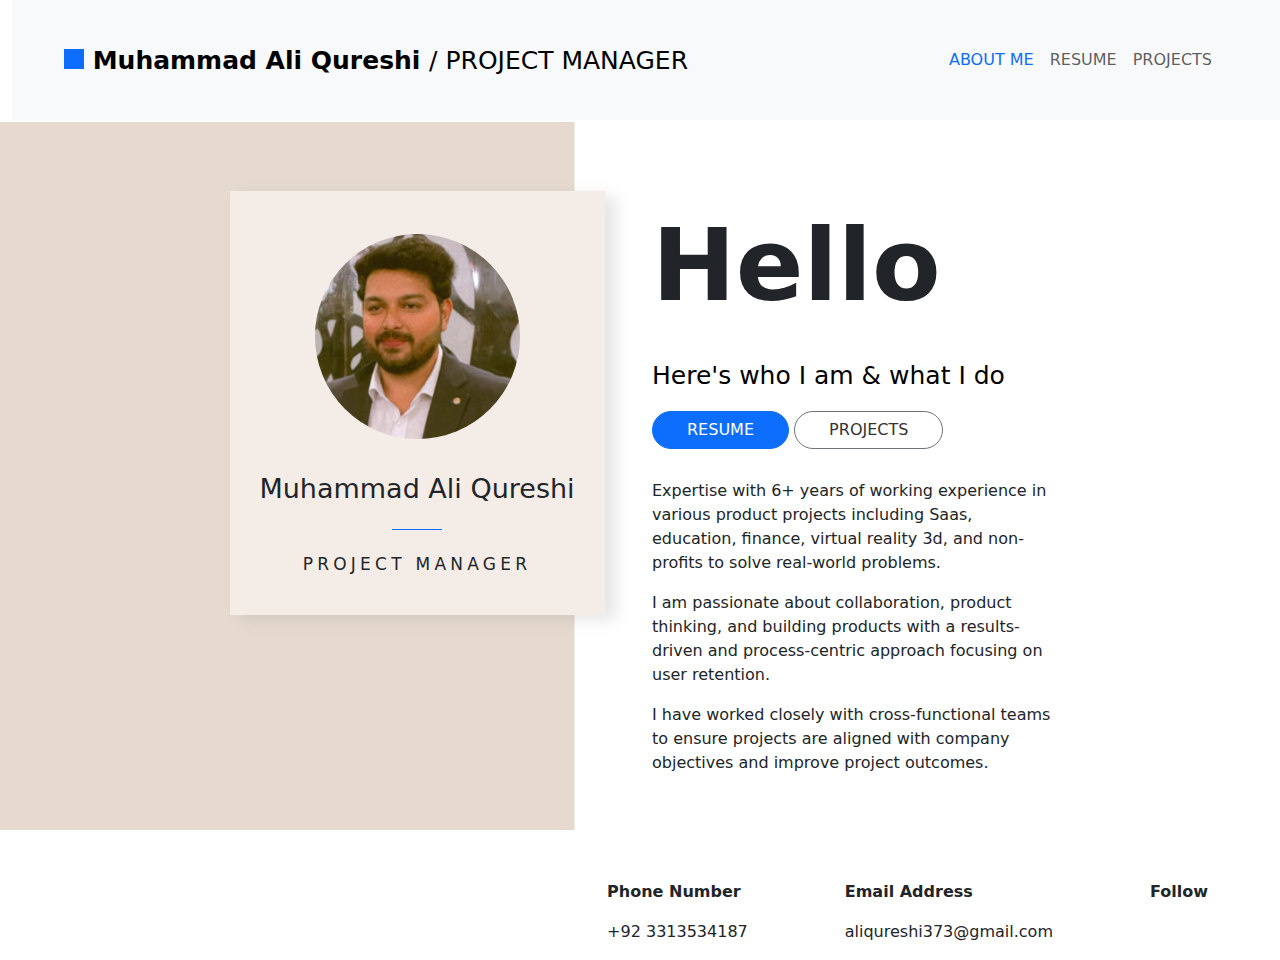
<file: index.html>
<!DOCTYPE html>
<html lang="en">
<head>
    <meta charset="UTF-8">
    <meta name="viewport" content="width=device-width, initial-scale=1.0">
    <title>Muhammad Ali Qureshi</title>
    <link rel="stylesheet" href="./css/styles.css">
    <link rel="preconnect" href="https://fonts.googleapis.com">
    <link rel="preconnect" href="https://fonts.gstatic.com" crossorigin>
    <link href="https://fonts.googleapis.com/css2?family=Roboto:ital,wght@0,100;0,300;0,400;0,500;0,700;0,900;1,100;1,300;1,400;1,500;1,700;1,900&display=swap" rel="stylesheet">
    <link rel="stylesheet" href="https://cdnjs.cloudflare.com/ajax/libs/bootstrap/5.3.3/css/bootstrap.min.css" integrity="sha512-jnSuA4Ss2PkkikSOLtYs8BlYIeeIK1h99ty4YfvRPAlzr377vr3CXDb7sb7eEEBYjDtcYj+AjBH3FLv5uSJuXg==" crossorigin="anonymous" referrerpolicy="no-referrer" />
    <link rel="stylesheet" href="https://cdnjs.cloudflare.com/ajax/libs/font-awesome/6.6.0/css/all.min.css" integrity="sha512-Kc323vGBEqzTmouAECnVceyQqyqdsSiqLQISBL29aUW4U/M7pSPA/gEUZQqv1cwx4OnYxTxve5UMg5GT6L4JJg==" crossorigin="anonymous" referrerpolicy="no-referrer" />
    <script src="https://cdnjs.cloudflare.com/ajax/libs/bootstrap/5.3.3/js/bootstrap.min.js" integrity="sha512-ykZ1QQr0Jy/4ZkvKuqWn4iF3lqPZyij9iRv6sGqLRdTPkY69YX6+7wvVGmsdBbiIfN/8OdsI7HABjvEok6ZopQ==" crossorigin="anonymous" referrerpolicy="no-referrer"></script>
</head>
<body>
<div id="wrapper">
    <div class="container-fluid">
        <div class="row">
            <div class="col-12 px-extra">
                <nav class="navbar navbar-expand-lg bg-body-tertiary">
                    <div class="container-fluid">
                      <a class="navbar-brand" href="/"><span class="dontprotitle"></span> Muhammad Ali Qureshi <span class="pm-task-post">/ PROJECT MANAGER</span></a>
                      <button class="navbar-toggler" type="button" data-bs-toggle="collapse" data-bs-target="#navbarSupportedContent" aria-controls="navbarSupportedContent" aria-expanded="false" aria-label="Toggle navigation">
                        <span class="navbar-toggler-icon"></span>
                      </button>
                      <div class="collapse navbar-collapse" id="navbarSupportedContent">
                        <ul class="navbar-nav me-auto mb-2 mb-lg-0">
                          <li class="nav-item">
                            <a class="nav-link active" aria-current="page" href="#">ABOUT ME</a>
                          </li>
                          <li class="nav-item">
                            <a class="nav-link" href="resume.html">RESUME</a>
                          </li>  
                          <li class="nav-item">
                            <a class="nav-link" href="projects.html">PROJECTS</a>
                          </li>                       
                        </ul>                        
                      </div>
                    </div>
                  </nav>
            </div>
        </div>
    </div>
    <section class="bgtwopart">
        <div id="homebox">
            <div class="container">
                <div class="row">
                  
                    <div class="col-sm-6 col-12">
                        <div class="proHome">
                        <div class="proHomeimg">
                            <img width="205" src="./img/ali-profile-pic.jpg" class="rounded-circle" alt="">
                        </div>
                        <h1 class="prohomeName">Muhammad Ali Qureshi</h1>
                        <div class="divider"></div>
                        <h3 class="prohomePM">PROJECT MANAGER</h3>
                        <div class="footerproHome" style="display: none;">
                            <div class="proHome-social">
                                <i class="fa-brands fa-linkedin-in"></i>
                            </div>
                        </div>
                        </div>
                    </div>
                    <div class="col-sm-6 col-12">
                       <p class="helloTxt">Hello</p>
                       <p class="helloTxt-des">Here's who I am & what I do</p>
                       <div class="buttonGroup"> 
                       <button class="btn btn-primary">RESUME</button>
                        <button class="btn btn-secondary">PROJECTS</button>
                        </div>
                        <p>Expertise with 6+ years of working experience in various product projects including Saas, education, finance, virtual reality 3d, and non-profits to solve real-world problems.</p>
                        <p>I am passionate about collaboration, product thinking, and building products with a results-driven and process-centric approach focusing on user retention.</p>
                        <p>I have worked closely with cross-functional teams to ensure projects are aligned with company objectives and improve project outcomes.</p>
                    </div>
                </div>
            </div>
        </div>
    </section>
    <section id="footer" class="px-extra">
      <div class="container-fluid">
        <div class="row">
          <div class="col-sm-4">
            <!-- <P>© 2024 by MAQ.</P> -->
          </div>
          <div class="col-sm-8">
            <div class="footerbox">
              <div class="footerlist">
                <p>Phone Number</p><p>+92 3313534187</p>
              </div>
              <div class="footerlist">
                <p>Email Address</p><p>aliqureshi373@gmail.com</p>
              </div>
              <div class="footerlist">
                <p>Follow</p>
                  <div class="proHome-social">
                    <a target="_blank" href="https://www.linkedin.com/in/muhammad-ali-660303158/"><i class="fa-brands fa-linkedin-in"></i></a>
                </div>  
              </div>
            </div>
          </div>
        </div>
      </div>
    </section>
</div>
    
</body>
</html>
</file>
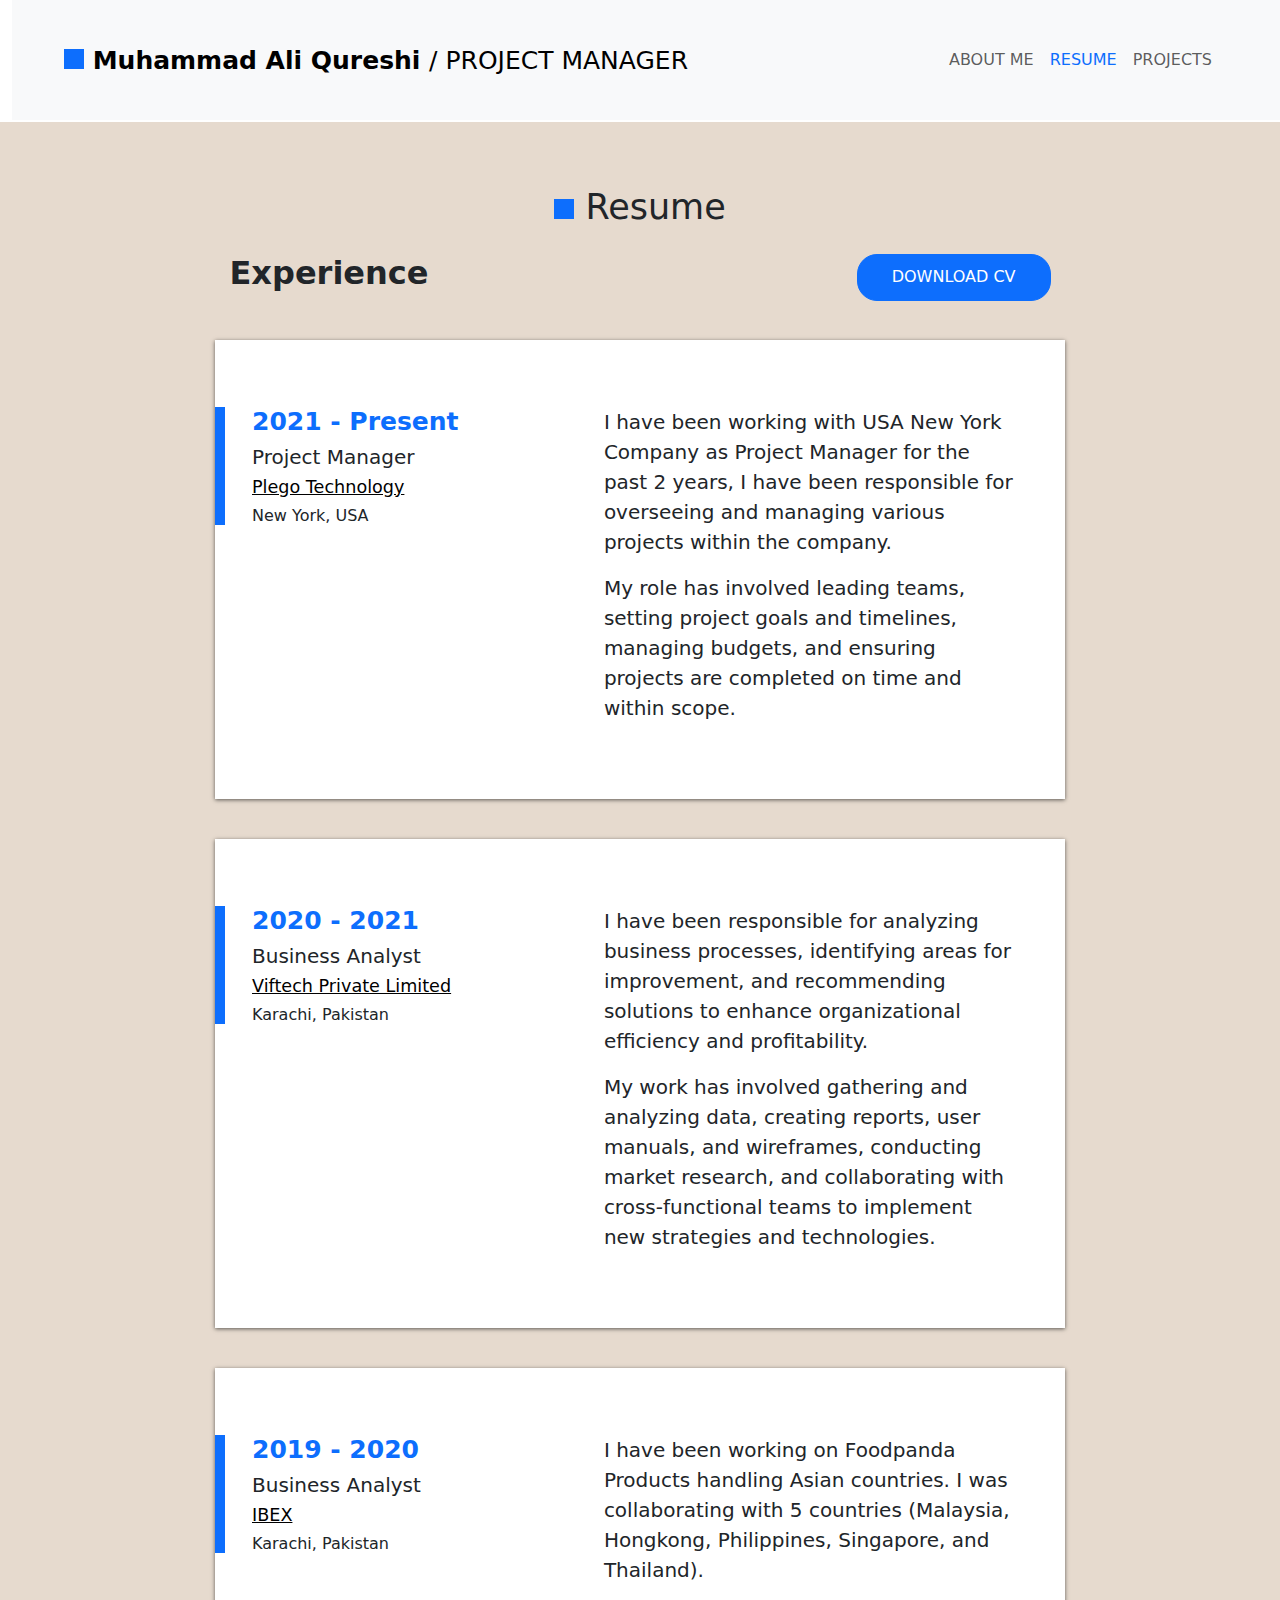
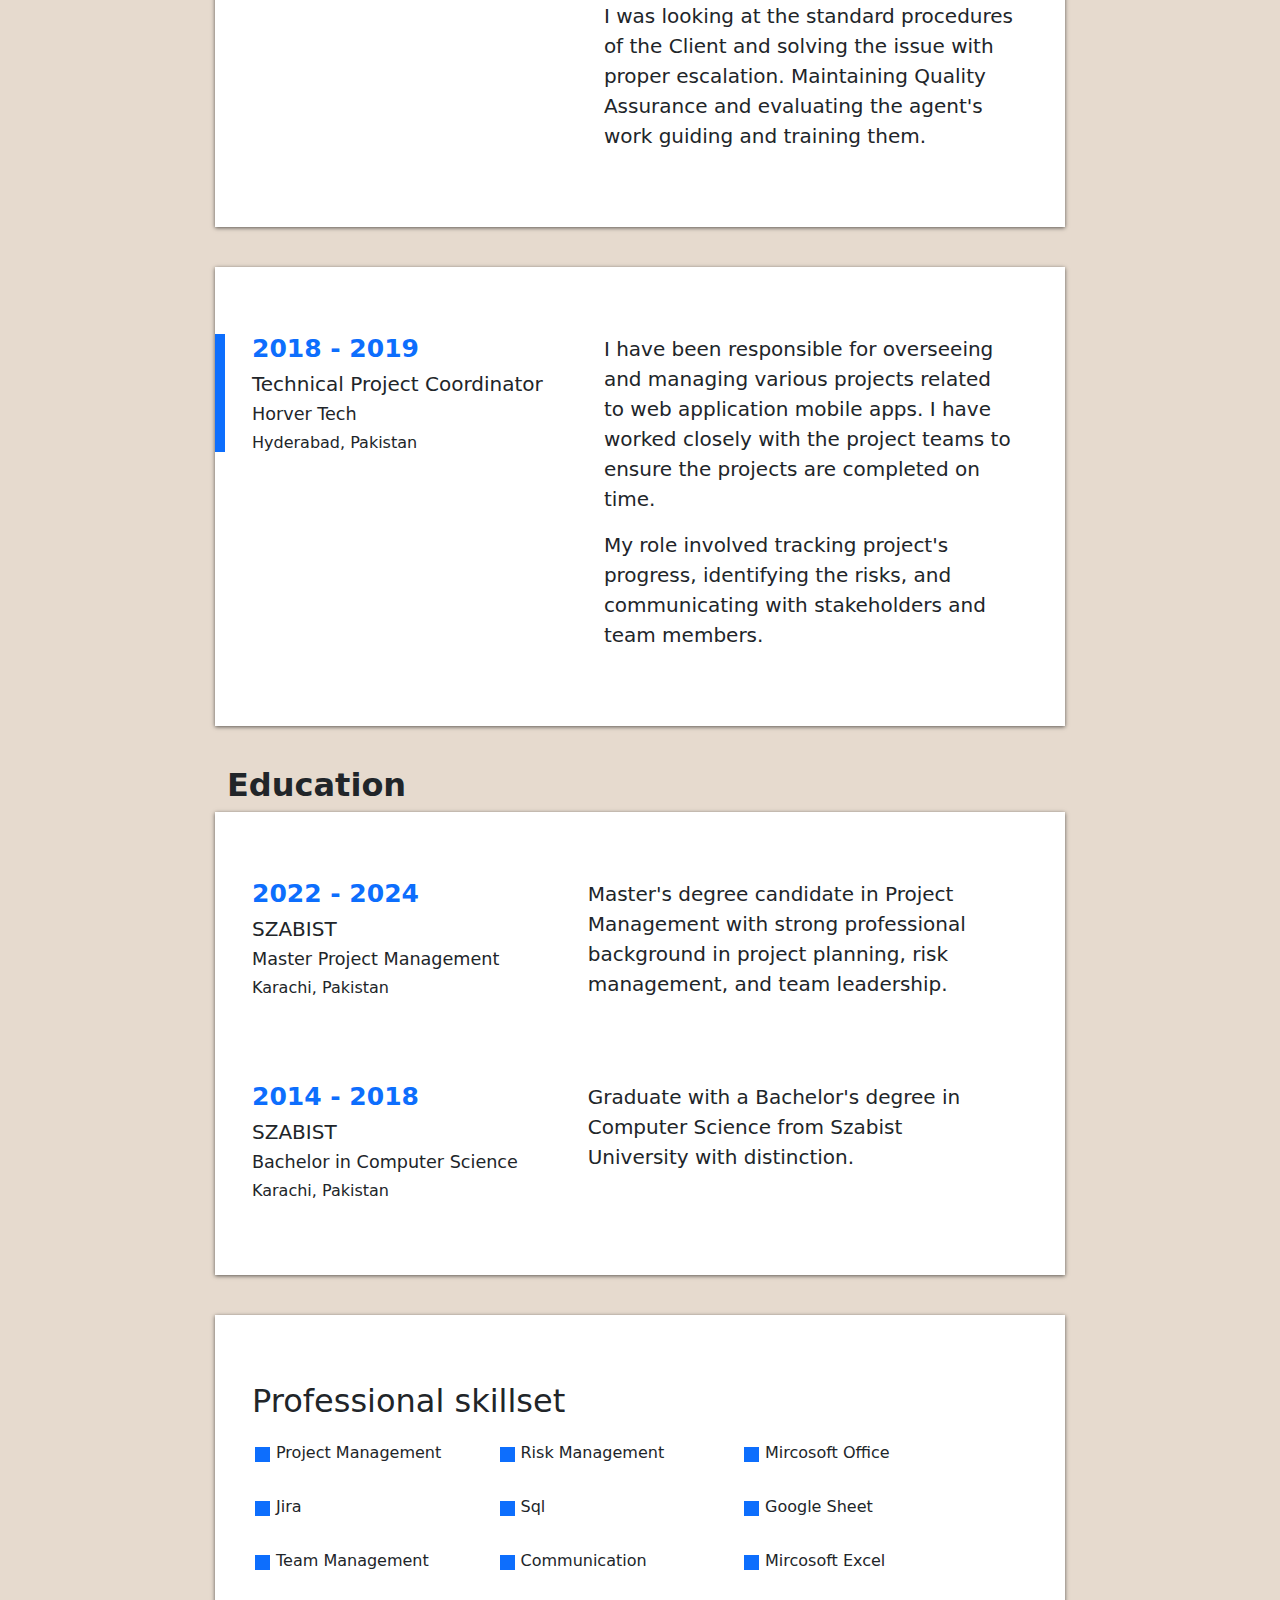
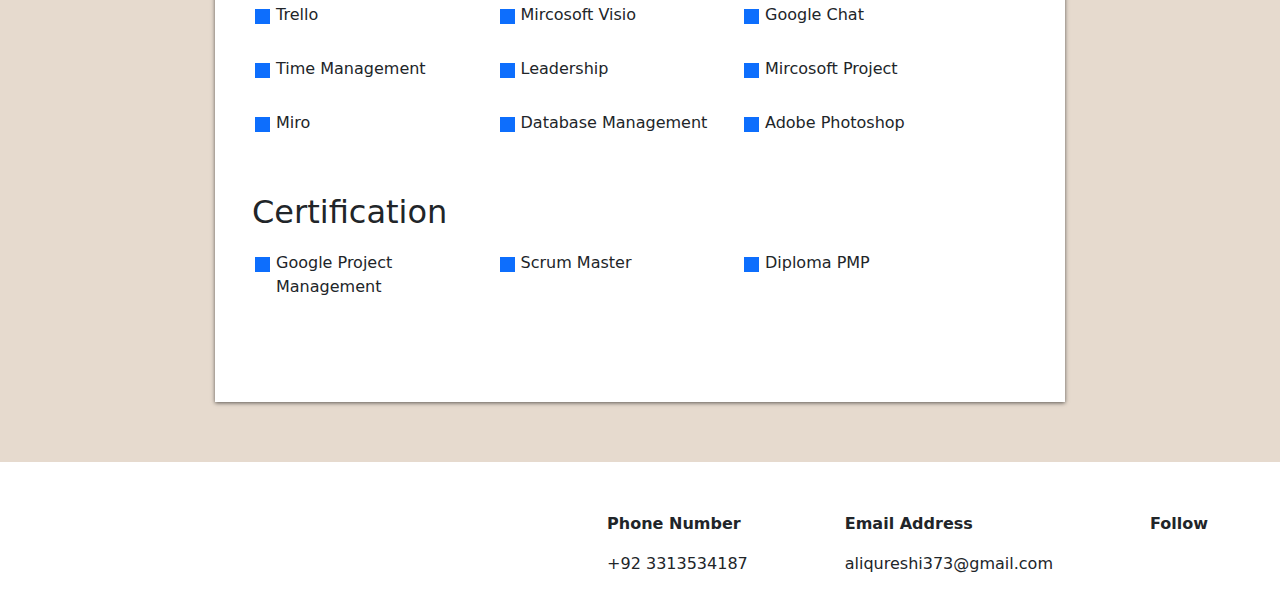
<file: resume.html>
<!DOCTYPE html>
<html lang="en">
<head>
    <meta charset="UTF-8">
    <meta name="viewport" content="width=device-width, initial-scale=1.0">
    <title>Muhammad Ali Qureshi</title>
    <link rel="stylesheet" href="./css/styles.css">
    <link rel="preconnect" href="https://fonts.googleapis.com">
    <link rel="preconnect" href="https://fonts.gstatic.com" crossorigin>
    <link href="https://fonts.googleapis.com/css2?family=Roboto:ital,wght@0,100;0,300;0,400;0,500;0,700;0,900;1,100;1,300;1,400;1,500;1,700;1,900&display=swap" rel="stylesheet">
    <link rel="stylesheet" href="https://cdnjs.cloudflare.com/ajax/libs/bootstrap/5.3.3/css/bootstrap.min.css" integrity="sha512-jnSuA4Ss2PkkikSOLtYs8BlYIeeIK1h99ty4YfvRPAlzr377vr3CXDb7sb7eEEBYjDtcYj+AjBH3FLv5uSJuXg==" crossorigin="anonymous" referrerpolicy="no-referrer" />
    <link rel="stylesheet" href="https://cdnjs.cloudflare.com/ajax/libs/font-awesome/6.6.0/css/all.min.css" integrity="sha512-Kc323vGBEqzTmouAECnVceyQqyqdsSiqLQISBL29aUW4U/M7pSPA/gEUZQqv1cwx4OnYxTxve5UMg5GT6L4JJg==" crossorigin="anonymous" referrerpolicy="no-referrer" />
    <script src="https://cdnjs.cloudflare.com/ajax/libs/bootstrap/5.3.3/js/bootstrap.min.js" integrity="sha512-ykZ1QQr0Jy/4ZkvKuqWn4iF3lqPZyij9iRv6sGqLRdTPkY69YX6+7wvVGmsdBbiIfN/8OdsI7HABjvEok6ZopQ==" crossorigin="anonymous" referrerpolicy="no-referrer"></script>
</head>
<body>
<div id="wrapper">
    <div class="container-fluid">
        <div class="row">
            <div class="col-12 px-extra">
                <nav class="navbar navbar-expand-lg bg-body-tertiary">
                    <div class="container-fluid">
                        <a class="navbar-brand" href="/"><span class="dontprotitle"></span> Muhammad Ali Qureshi <span class="pm-task-post">/ PROJECT MANAGER</span></a>
                      <button class="navbar-toggler" type="button" data-bs-toggle="collapse" data-bs-target="#navbarSupportedContent" aria-controls="navbarSupportedContent" aria-expanded="false" aria-label="Toggle navigation">
                        <span class="navbar-toggler-icon"></span>
                      </button>
                      <div class="collapse navbar-collapse" id="navbarSupportedContent">
                        <ul class="navbar-nav me-auto mb-2 mb-lg-0">
                          <li class="nav-item">
                            <a class="nav-link " aria-current="page" href="/">ABOUT ME</a>
                          </li>
                          <li class="nav-item">
                            <a class="nav-link active" href="resume.html">RESUME</a>
                          </li>  
                          <li class="nav-item">
                            <a class="nav-link" href="projects.html">PROJECTS</a>
                          </li>                       
                        </ul>                        
                      </div>
                    </div>
                  </nav>
            </div>
        </div>
    </div>
    <section class="bgtwopartPages">
        <div id="homebox">
            <div class="container">
                <div class="row">
                    <div class="col-12">
                        <h1 class="proaliTitle"><span class="dontprotitle"></span> Resume</h1>
                        <div class="exp-btn">
                            <h2 class="sub-title-resume">Experience</h2>
                            <button class="btn btn-primary">DOWNLOAD CV</button>                                
                            </div>
                      </div>
                </div>
            </div>
        </div>
        <div id="insideProfile-box">
          <!-- START BOX -->
            <div class="profileListBox">
                <div class="ProjectListdata">
                    <div class="projectdataleft">
                        <div class="lefttitle">
                            <h3 class="pnTitle">2021 - Present</h3>
                            <h4 class="resume-subtitle">Project Manager</h4>
                            <h4 class="resume-subtitle"><a href="https://www.plego.com/" target="_blank">Plego Technology</a></h4>
                            <h4 class="resume-subtitle">New York, USA</h4>
                        </div>
                    </div>
                    <div class="resume-Desc">
                        <p>I have been working with USA New York Company as Project Manager for the past 2 years, I have been responsible for overseeing and managing various projects within the company.</p>
                        <p>My role has involved leading teams, setting project goals and timelines, managing budgets, and ensuring projects are completed on time and within scope.</p>
                    </div>
                </div>               
            </div>
            <!-- START BOX -->
              <!-- START BOX -->
            <div class="profileListBox">
              <div class="ProjectListdata">
                  <div class="projectdataleft">
                      <div class="lefttitle">
                          <h3 class="pnTitle">2020 - 2021</h3>
                          <h4 class="resume-subtitle">Business Analyst</h4>
                          <h4 class="resume-subtitle"><a href="https://www.viftech.com/" target="_blank">Viftech Private Limited</a></h4>
                          <h4 class="resume-subtitle">Karachi, Pakistan</h4>
                      </div>
                  </div>
                  <div class="resume-Desc">
                      <p>I have been responsible for analyzing business processes, identifying areas for improvement, and recommending solutions to enhance organizational efficiency and profitability.</p>
                      <p>My work has involved gathering and analyzing data, creating reports, user manuals, and wireframes, conducting market research, and collaborating with cross-functional teams to implement new strategies and technologies.</p>
                  </div>
              </div>               
          </div>
          <!-- START BOX -->
           <!-- START BOX -->
           <div class="profileListBox">
            <div class="ProjectListdata">
                <div class="projectdataleft">
                    <div class="lefttitle">
                        <h3 class="pnTitle">2019 - 2020</h3>
                        <h4 class="resume-subtitle">Business Analyst</h4>
                        <h4 class="resume-subtitle"><a href="https://www.ibex.co/" target="_blank">IBEX</a></h4>
                        <h4 class="resume-subtitle">Karachi, Pakistan</h4>
                    </div>
                </div>
                <div class="resume-Desc">
                    <p>I have been working on Foodpanda Products handling Asian countries. I was collaborating with 5 countries (Malaysia, Hongkong, Philippines, Singapore, and Thailand).</p>
                    <p>I was looking at the standard procedures of the Client and solving the issue with proper escalation. Maintaining Quality Assurance and evaluating the agent's work guiding and training them.</p>
                </div>
            </div>               
        </div>
        <!-- START BOX -->
         <!-- START BOX -->
         <div class="profileListBox">
          <div class="ProjectListdata">
              <div class="projectdataleft">
                  <div class="lefttitle">
                      <h3 class="pnTitle">2018 - 2019</h3>
                      <h4 class="resume-subtitle">Technical Project Coordinator</h4>
                      <h4 class="resume-subtitle">Horver Tech</h4>
                      <h4 class="resume-subtitle">Hyderabad, Pakistan</h4>
                  </div>
              </div>
              <div class="resume-Desc">
                  <p>I have been responsible for overseeing and managing various projects related to web application mobile apps. I have worked closely with the project teams to ensure the projects are completed on time.</p>
                  <p>My role involved tracking project's progress, identifying the risks, and communicating with stakeholders and team members.</p>
              </div>
          </div>               
      </div>
      <!-- START BOX -->
      <div >
        <div class="container">
            <div class="row">
                <div class="col-12">
                    <div class="exp-btn">
                        <h2 class="sub-title-resume">Education</h2>                              
                        </div>
                  </div>
            </div>
        </div>
    </div>
    <!-- START BOX -->
    <div class="profileListBox">
      <div class="ProjectListdata-education">
        <div class="educationList">
          <div class="education-left">
              <div class="lefttitle-education">
                  <h3 class="pnTitle">2022 - 2024</h3>
                  <h4 class="resume-subtitle">SZABIST</h4>
                  <h4 class="resume-subtitle">Master Project Management</h4>
                  <h4 class="resume-subtitle">Karachi, Pakistan</h4>
              </div>
          </div>
          <div class="education-Desc">
              <p>Master's degree candidate in Project Management with strong professional background in project planning, risk management, and team leadership.</p>
          </div>
      </div>  
      <div class="educationList">
        <div class="education-left">
            <div class="lefttitle-education">
                <h3 class="pnTitle">2014 - 2018</h3>
                <h4 class="resume-subtitle first">SZABIST</h4>
                <h4 class="resume-subtitle">Bachelor in Computer Science</h4>
                <h4 class="resume-subtitle">Karachi, Pakistan</h4>
            </div>
        </div>
        <div class="education-Desc">
            <p>Graduate with a Bachelor's degree in Computer Science from Szabist University with distinction.</p>
        </div>
    </div>   
    </div>           
  </div>
  <!-- START BOX -->
  
        <!-- START BOX -->
        <div class="profileListBox">
          <div class="ProjectListdata">
              <div class="projectdatbox">
                  <div class="listitembox">
                      <h2 class="pnTitle">Professional skillset</h3>
                      <ul>
                        <li>Project Management</li>
                        <li>Risk Management</li>
                        <li>Mircosoft Office</li>
                        <li>Jira</li>
                        <li>Sql</li>
                        <li>Google Sheet</li>
                        <li>Team Management</li>
                        <li>Communication</li>
                        <li>Mircosoft Excel</li>
                        <li>Trello</li>
                        <li>Mircosoft Visio</li>
                        <li>Google Chat</li>
                        <li>Time Management</li>
                        <li>Leadership</li>
                        <li>Mircosoft Project</li>
                        <li>Miro</li>
                        <li>Database Management</li>
                        <li>Adobe Photoshop</li>
                      </ul>
                  </div>
                  <div class="listitembox">
                    <h2 class="pnTitle">Certification</h3>
                    <ul>
                      <li>Google Project Management</li>
                      <li>Scrum Master</li>
                      <li>Diploma PMP</li>
                    </ul>
                </div>
              </div>
          </div>               
      </div>
      <!-- START BOX -->
      
        </div>
    </section>
    <section id="footer" class="px-extra">
        <div class="container-fluid">
          <div class="row">
            <div class="col-sm-4">
              <!-- <P>© 2024 by MAQ.</P> -->
            </div>
            <div class="col-sm-8">
              <div class="footerbox">
                <div class="footerlist">
                 <p>Phone Number</p><p>+92 3313534187</p>
                </div>
                <div class="footerlist">
                  <p>Email Address</p><p>aliqureshi373@gmail.com</p>
                </div>
                <div class="footerlist">
                  <p>Follow</p>
                    <div class="proHome-social">
                      <a target="_blank" href="https://www.linkedin.com/in/muhammad-ali-660303158/"><i class="fa-brands fa-linkedin-in"></i></a>
                  </div>  
                </div>
              </div>
            </div>
          </div>
        </div>
      </section>
</div>
    
</body>
</html>
</file>
<file: css/styles.css>
body{
    font-family: "Roboto", sans-serif;
    color: #000;
}
div#navbarSupportedContent ul.navbar-nav {
    justify-content: end;
    display: flex;
    width: 100%;
    padding-right: 60px;
}
p{
    font-weight: 300;
}
a.navbar-brand {
    padding-left: 40px;
}
section.bgtwopart {
    background: url(..//img/profile-bg.png);
    background-position: 30%;
    margin-bottom: 50px;
}
section#footer {
    padding-left: 50px;
    padding-right: 60px;
}
ul.navbar-nav a.nav-link.active {
    color: #0d6efd;
}
.proHome {
    max-width: 375px;
    background: #f4ece6;
    text-align: center;
    box-shadow: 11px 5px 14px #80808033;
}
.footerproHome {
    background: white;
    padding: 20px 2px;
    box-shadow: var(--shd, 0 1px 4px rgb(0 0 0 / 14%));
}
div#homebox {
    max-width: 849px;
    margin: 0 auto;
    padding: 69px 2px 39px 2px;
    margin-top: 122px;
}
.buttonGroup {
    margin-bottom: 30px;
}

p.helloTxt {
    font-size: 100px;
    font-weight: 900;
}
p.helloTxt-des {
    font-size: 25px;
    color: #000;
    font-weight: 400;
}
h1.prohomeName {
    line-height: 1.2em;
    text-align: center;
    font-size: 27px;
}
button.btn {
    border-radius: 20px;
    padding: 6px 34px;
}
h3.prohomePM {
    text-align: center;
    font-size: 17px;
    letter-spacing: 0.25em;
    font-weight: 400;
    padding-bottom: 40px;
}
.proHome-social {
    display: flex;
    justify-content: center;
    column-gap: 20px;
}
.proHomeimg {
    padding: 43px 0px 34px 0;
}
.divider:before {
    content: "";
    background: #0d6efd;
    height: 1px;
    top: 0;
    width: 50px;
    position: absolute;
    left: 50%;
    transform: translate(-50%);
}
.divider {
    position: relative;
    margin-top: 24px;
    margin-bottom: 10px;
    padding-bottom: 15px;
}
h1.proaliTitle {
    text-align: center;
    line-height: 0.95em;
    font-size: 35px;
    margin-bottom: 30px;
}
span.dontprotitle {
    background: #0d6efd;
    height: 20px;
    width: 20px;
    display: inline-flex;
}
section.bgtwopartPages {
    background: #e6dace;
    padding-bottom: 20px;
    margin-top: 120px;
    margin-bottom: 50px;
}
div#insideProfile-box {
    max-width: 850px;
    margin: 0 auto;
}
.ProjectListdata {
    display: flex;
    box-shadow: var(--shd, 0 1px 4px rgba(0, 0, 0, .6));
    background: #fff;
    margin-bottom: 40px;
}
.projectdataleft {
    width: 70%;
}
h3.pnTitle {
    font-size: 25px;
    color: #0d6efd;
    font-weight: bold;
}
.lefttitle {
    position: relative;
    margin: 67px 0px 2px 37px;
}
.projectdataleft p {
    margin: 25px 19px 20px 37px;
    line-height: 30px;
}
.lefttitle:before {
    content: "";
    position: absolute;
    width: 10px;
    height: 100%;
    left: -37px;
    background: #0d6efd;
}
.profileListBox {
    margin-bottom: 33px;
}
.exp-btn {
    display: flex;
    justify-content: space-between;
}
nav.navbar.navbar-expand-lg {
    padding-top: 40px;
    padding-bottom: 40px;
    position: fixed;
    top: 0;
    width: 100%;
    z-index: 2;
}
.footerlist p:first-child {
    font-weight: bold;
}
.footerbox {
    display: flex;
    justify-content: end;
    column-gap: 97px;
}
a.navbar-brand {
    line-height: 1em;
    font-size: 25px;
    font-weight: bold;
}
span.pm-task-post {
    font-weight: 400;
}
h4.resume-subtitle {
    font-weight: normal;
    font-size: 20px;
}
h2.pnTitle {
    margin-bottom: 20px;
}
.resume-Desc {
    margin-top: 67px;
    width: 678px;
    font-size: 20px;
    padding-right: 52px;
    padding-bottom: 60px;
}
.listitembox {
    margin: 67px 67px 6px 37px;
    display: flex;
    flex-direction: column;
}
.listitembox:nth-child(2) {
    margin-bottom: 67px;
    margin-top: 22px;
}
.listitembox ul li {
    position: relative;
    list-style: none;
    padding-left: 10px;
    margin-bottom: 20px;
}
.listitembox ul {
    display: grid;
    grid-template-columns: 1fr 1fr 1fr;
    padding-left: 14px;
    gap: 10px;
}
.listitembox ul li:before {
    background: #0d6efd;
    height: 15px;
    width: 15px;
    position: absolute;
    content: "";
    left: -11px;
    top: 6px;
}
.projectdatbox {
    width: 99%;
}
h2.sub-title-resume {
    font-weight: bold;
}
button.btn.btn-primary:hover {
    background: transparent;
    color: #0d6efd;
}
.lefttitle-no-border {
    position: relative;
    margin: 67px 0px 2px 37px;
}
.ProjectListdata-education {
    box-shadow: var(--shd, 0 1px 4px rgba(0, 0, 0, .6));
    background: #fff;
    margin-bottom: 40px;
}
.educationList {
    padding: 67px 67px 0px 37px;
    display: flex;
}
.educationList:last-child {
    padding-bottom: 67px;
}
.education-left {
    flex: 0 0 45%;
}
h4.resume-subtitle:nth-child(2) {
    font-weight: 500;
}
h4.resume-subtitle:nth-child(3) {
    font-size:1.1rem;
}
h4.resume-subtitle:nth-child(4) {
    font-size: 1rem;
}
h4.resume-subtitle a {
    color: #000;
}
.education-Desc p {
    font-size: 20px;
}
button.btn.btn-secondary {
    background: transparent;
    color: #333;
}
button.btn.btn-secondary:hover {
    background: #0d6efd;
    color: white;
}
/* START MOBILE */
@media(max-width:767px){
	.footerbox {
    flex-direction: column;
}
.proHome-social {
    justify-content: left;
}
section#footer {
    padding-bottom: 30px;
}
nav.navbar.navbar-expand-lg {
    padding-top: 10px;
    padding-bottom: 10px;
    left: 0;
}
	.col-sm-4, .col-sm-8 {
    flex: 0 0 auto;
    width: 100%;
}
	.listitembox {
    margin-right: 20px;
    margin-left: 10px;
}
.listitembox ul {
    grid-template-columns: 1fr 1fr;
    gap: 10px;
}
	.education-Desc {
    margin-top: 20px;
}
	.educationList {
    flex-direction: column;
}
	.resume-Desc {
    margin: 35px 98px 2px 37px;
    width: 92%;
    padding-right: 52px;
    padding-bottom: 60px;
}
	.ProjectListdata {
    flex-direction: column;
}
	section.bgtwopart {
    background-position: 0%;
}

    button.navbar-toggler {
        z-index: 99;
    }
    a.navbar-brand {
        display: none;
    }
    div#navbarSupportedContent {
        height: 100vh;
        left: 0;
        background: #f4ece6;
        text-align: center;
        align-items: center;
    }
    div#navbarSupportedContent.navbar-collapse.collapse.show {
        position: fixed;
        top: 0;
        bottom: 0;
        right: 0;
    }
    div#navbarSupportedContent ul.navbar-nav {
        padding-right: 0px;
        height: 100vh;
        align-items: center;
        justify-content: center;
    }
    ul.navbar-nav a.nav-link {
        font-weight: bold;
        font-size: 24px;
    }
}
</file>
